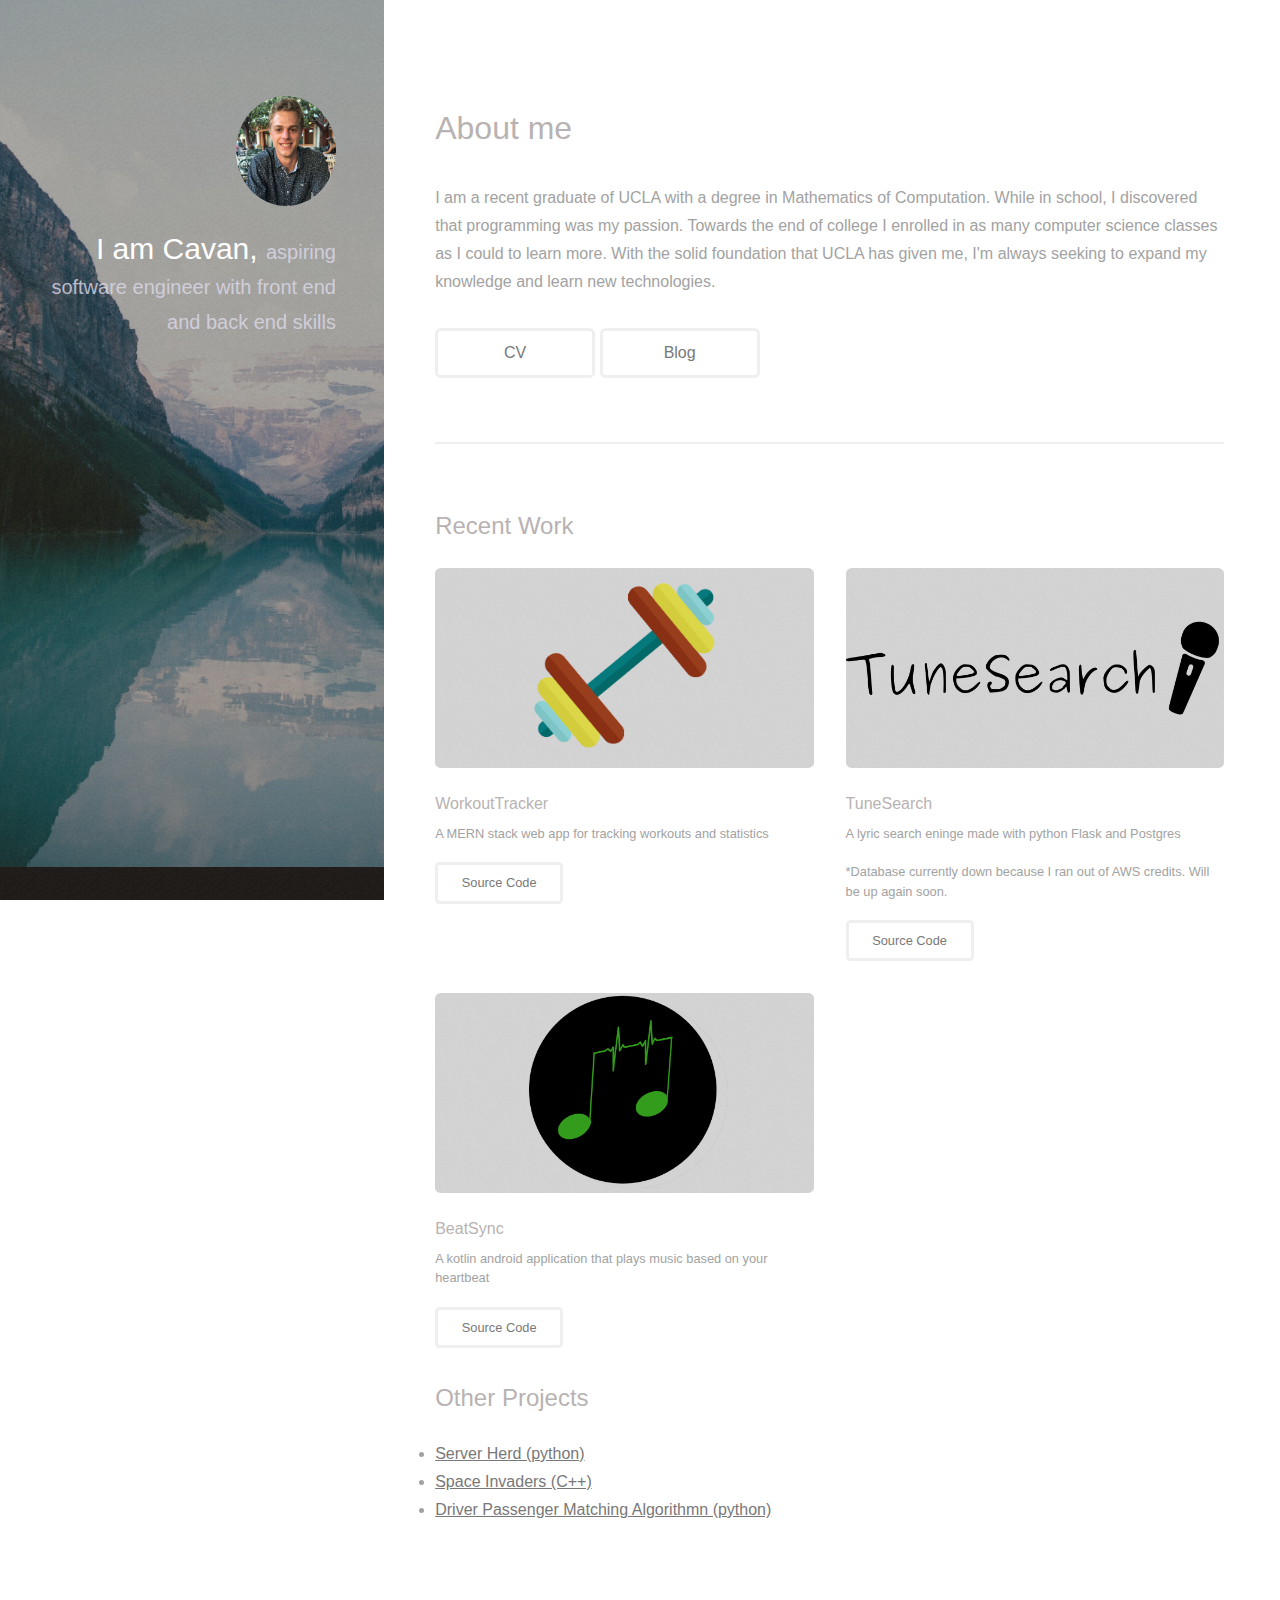
<file: index.html>
<!DOCTYPE HTML>
<html>
	<head>
		<title>Cavan's Portfolio</title>
		<meta charset="utf-8" />
		<meta name="viewport" content="width=device-width, initial-scale=1, user-scalable=no" />
		<link rel="stylesheet" href="assets/css/main.css" />
	</head>
	<body class="is-preload">

		<!-- Header -->
			<header id="header">
				<div class="inner">
					<a href="#" class="image avatar"><img src="images/profile.jpg" alt="" /></a>
					<h1><strong>I am Cavan, </strong> <br/>
					aspiring software engineer <br/>
					with front end and back end skills</h1>
				</div>
			</header>

		<!-- Main -->
			<div id="main">

				<!-- One -->
					<section id="one">
						<header class="major">
							<h2>About me</h2>
						</header>
						<p>I am a recent graduate of UCLA with a degree in Mathematics of Computation. 
							While in school, I discovered that programming was my passion. 
							Towards the end of college I enrolled in as many computer science classes as I could to learn more. 
							With the solid foundation that UCLA has given me, I'm always seeking to expand my knowledge and learn new technologies.</p>

						<a href="images/CavanStewartResume.pdf" class="button">CV</a>
						<a href="/blog.html" class="button">Blog</a>

						
					</section>

				<!-- Two -->
					<section id="two">
						<h2>Recent Work</h2>
						<div class="row">
							<article class="col-6 col-12-xsmall work-item">
								<a href="https://serene-mountain-29600.herokuapp.com/" target="_blank" class="image fit thumb"><img src="images/thumbs/01.png" alt="" /></a>
								<h3>WorkoutTracker</h3>
								<p>A MERN stack web app for tracking workouts and statistics</br></br>
									<a class="button" href="https://github.com/cavanstewart/WorkoutTracker" target="_blank">Source Code</a>
								</p>
							</article>
							<article class="col-6 col-12-xsmall work-item">
									<a href="https://mysterious-citadel-31098.herokuapp.com/" target="_blank" class="image fit thumb"><img src="images/thumbs/02.png" alt="" /></a>
								<h3>TuneSearch</h3>
								<p>A lyric search eninge made with python Flask and Postgres</br></br>
									*Database currently down because I ran out of AWS credits. Will be up again soon.</br></br>
										<a class="button" href="https://github.com/cavanstewart/TuneSearch" target="_blank">Source Code</a>
								</p>
							</article>
							<article class="col-6 col-12-xsmall work-item">
								<a class="image fit thumb"><img target="_blank" src="images/thumbs/03.png" alt="" /></a>
								<h3>BeatSync</h3>
								<p>A kotlin android application that plays music based on your heartbeat</br></br>
										<a class="button" href="https://github.com/cavanstewart/BeatSync" target="_blank">Source Code</a>
								</p>
							</article>
						</div>
						<h2>Other Projects</h2>
						<li><a class="link" href="https://github.com/cavanstewart/ServerHerd">Server Herd (python)</a></li>
						<li><a class="link" href="https://github.com/cavanstewart/SpaceInvaders">Space Invaders (C++)</a></li>
						<li><a class="link" href="https://github.com/ashleyshine/math-182-final-project/blob/master/GroupH_Gale_Shapley.ipynb">Driver Passenger Matching Algorithmn (python)</a></li>
						</br>
					</section>
			</div>



		<!-- Footer -->
			<footer id="footer">
				<div class="inner">
					<ul class="icons">
						<li><a href="#" class="icon brands fa-twitter"><span class="label">Twitter</span></a></li>
						<li><a href="#" class="icon brands fa-github"><span class="label">Github</span></a></li>
						<li><a href="#" class="icon brands fa-dribbble"><span class="label">Dribbble</span></a></li>
						<li><a href="#" class="icon solid fa-envelope"><span class="label">Email</span></a></li>
					</ul>
					<ul class="copyright">
						<li>Cavan Stewart</li><li>Design: <a href="http://html5up.net">HTML5 UP</a></li>
					</ul>
				</div>
			</footer>			

	</body>
</html>
</file>
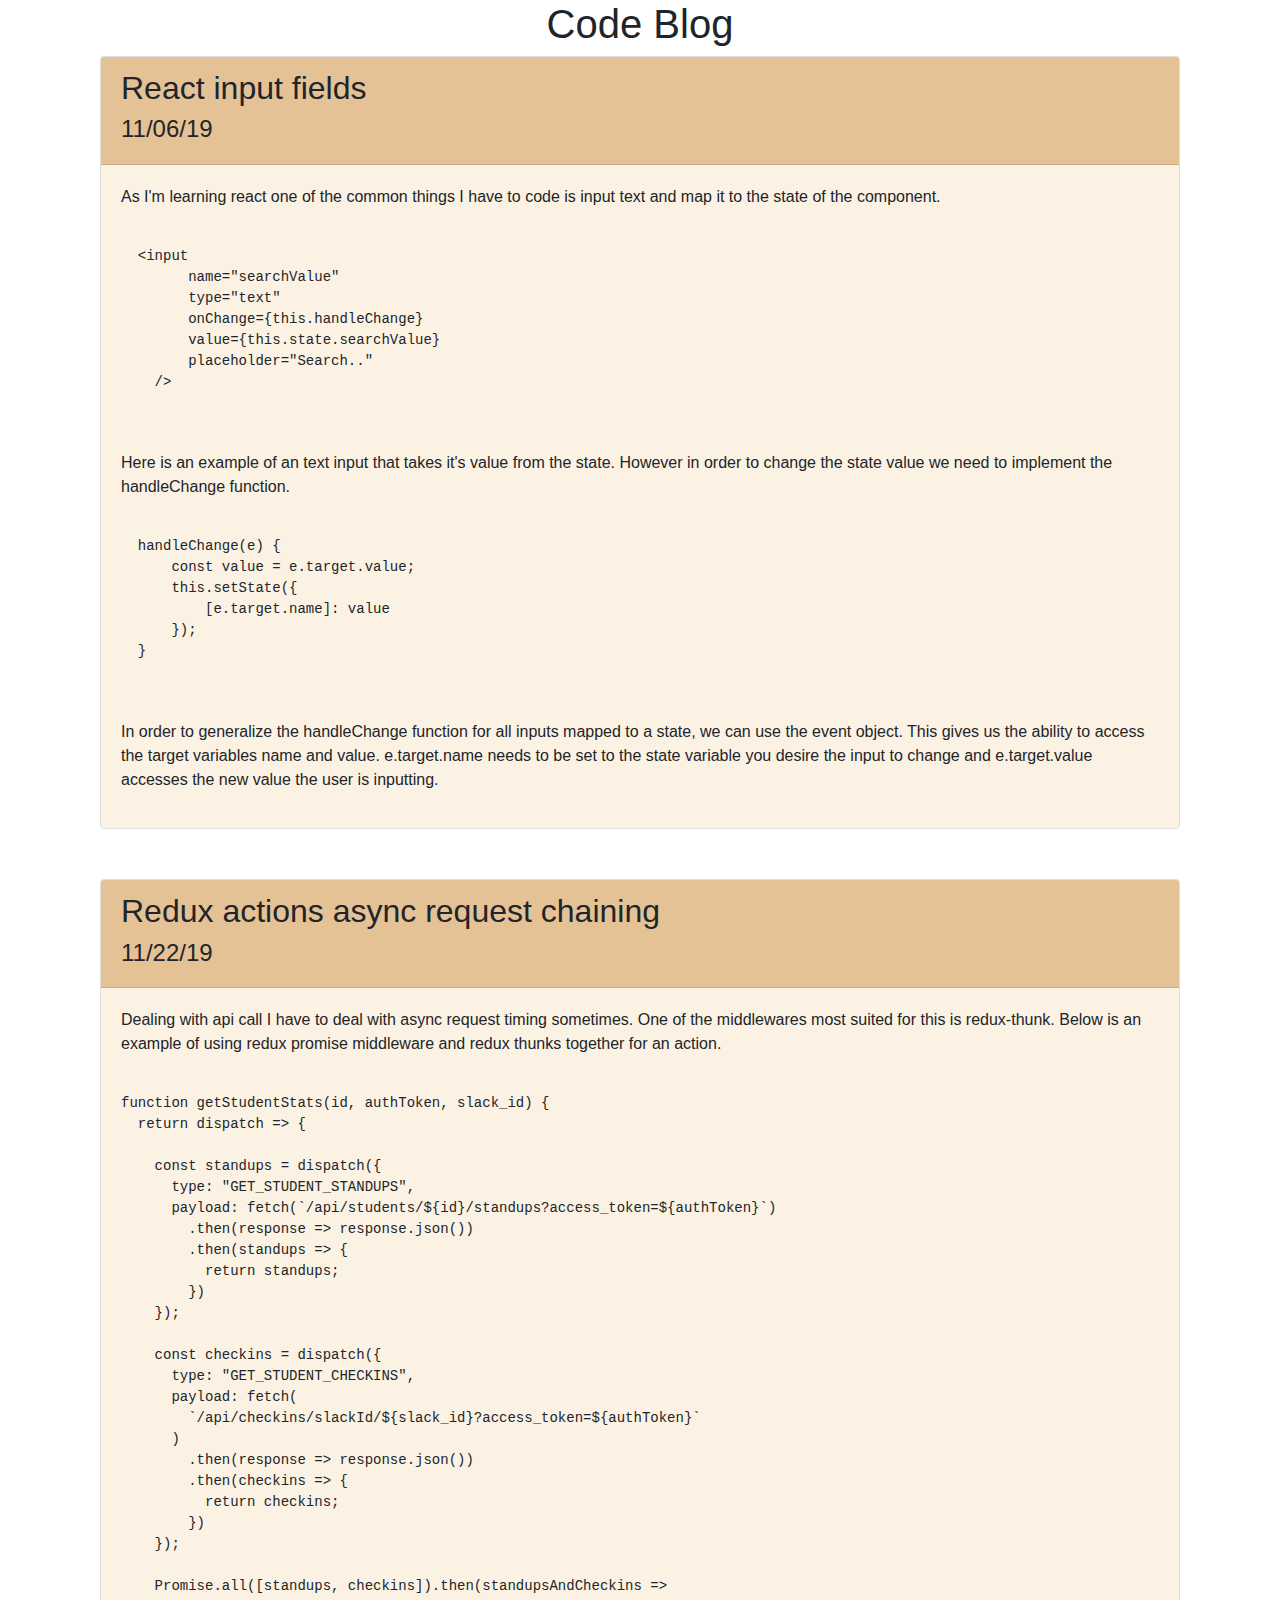
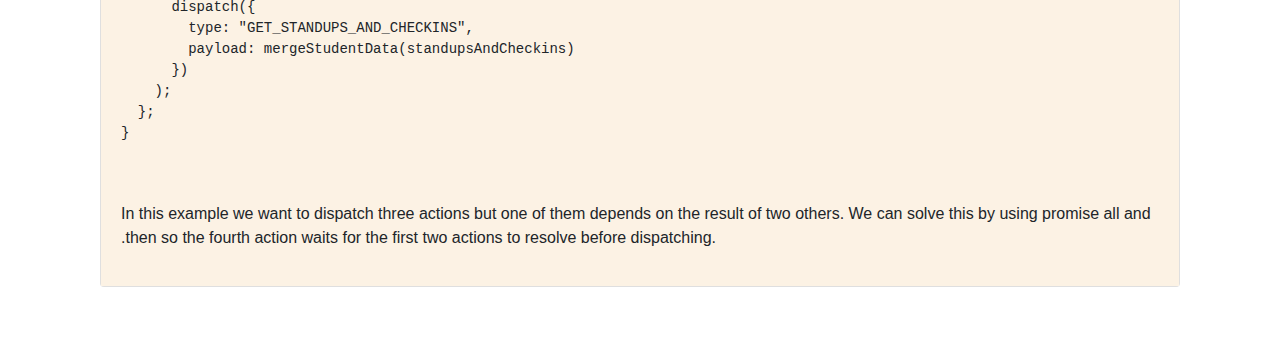
<file: blog.html>
<!DOCTYPE html>
<html lang="en">
  <head>
    <meta charset="UTF-8" />
    <meta name="viewport" content="width=device-width, initial-scale=1.0" />
    <meta http-equiv="X-UA-Compatible" content="ie=edge" />
    <link
      rel="stylesheet"
      href="https://stackpath.bootstrapcdn.com/bootstrap/4.3.1/css/bootstrap.min.css"
    />
    <title>Cavan's Blog</title>
  </head>
  <style>
    h1 {
      text-align: center;
    }
    .card {
      margin: 0px 100px 50px 100px;
    }

    .card-header {
      background-color: rgb(228, 194, 150);
    }

    .card-body {
      background-color: rgb(252, 242, 228);
    }
  </style>
  <body>
    <h1>Code Blog</h1>

    <div class="card">
      <div class="card-header">
        <h2>React input fields</h2>
        <h4>11/06/19</h4>
      </div>
      <div class="card-body">
        <p>
          As I'm learning react one of the common things I have to code is input
          text and map it to the state of the component.
        </p>
        <pre>
          <code>
  &ltinput
        name="searchValue"
        type="text"
        onChange={this.handleChange}
        value={this.state.searchValue}
        placeholder="Search.."
    /&gt
          </code>
      </pre>
        <p>
          Here is an example of an text input that takes it's value from the
          state. However in order to change the state value we need to implement
          the handleChange function.
        </p>
        <pre>
          <code>
  handleChange(e) {
      const value = e.target.value;
      this.setState({
          [e.target.name]: value
      });
  }
          </code>
      </pre>
        <p>
          In order to generalize the handleChange function for all inputs mapped
          to a state, we can use the event object. This gives us the ability to
          access the target variables name and value. e.target.name needs to be
          set to the state variable you desire the input to change and
          e.target.value accesses the new value the user is inputting.
        </p>
      </div>
    </div>
    <div class="card">
      <div class="card-header">
        <h2>Redux actions async request chaining</h2>
        <h4>11/22/19</h4>
      </div>
      <div class="card-body">
        <p>
          Dealing with api call I have to deal with async request timing
          sometimes. One of the middlewares most suited for this is redux-thunk.
          Below is an example of using redux promise middleware and redux thunks
          together for an action.
        </p>
        <pre>
            <code>
function getStudentStats(id, authToken, slack_id) {
  return dispatch => {
    
    const standups = dispatch({
      type: "GET_STUDENT_STANDUPS",
      payload: fetch(`/api/students/${id}/standups?access_token=${authToken}`)
        .then(response => response.json())
        .then(standups => {
          return standups;
        })
    });

    const checkins = dispatch({
      type: "GET_STUDENT_CHECKINS",
      payload: fetch(
        `/api/checkins/slackId/${slack_id}?access_token=${authToken}`
      )
        .then(response => response.json())
        .then(checkins => {
          return checkins;
        })
    });

    Promise.all([standups, checkins]).then(standupsAndCheckins =>
      dispatch({
        type: "GET_STANDUPS_AND_CHECKINS",
        payload: mergeStudentData(standupsAndCheckins)
      })
    );
  };
}
      </code>
      </pre>
        <p>
          In this example we want to dispatch three actions but one of them
          depends on the result of two others. We can solve this by using
          promise all and .then so the fourth action waits for the first two
          actions to resolve before dispatching.
        </p>
      </div>
    </div>
  </body>
</html>
</file>
<file: assets/css/main.css>
/* Basic */

	html {
		box-sizing: border-box;
	}

	*, *:before, *:after {
		box-sizing: inherit;
	}

	body {
		background: #fff;
	}

		body.is-preload *, body.is-preload *:before, body.is-preload *:after {
			-moz-animation: none !important;
			-webkit-animation: none !important;
			-ms-animation: none !important;
			animation: none !important;
			-moz-transition: none !important;
			-webkit-transition: none !important;
			-ms-transition: none !important;
			transition: none !important;
		}

	body, input, select, textarea {
		color: #a2a2a2;
		font-family: "Source Sans Pro", Helvetica, sans-serif;
		font-size: 16pt;
		font-weight: 400;
		line-height: 1.75em;
	}

	strong, b {
		color: #787878;
		font-weight: 400;
	}

	em, i {
		font-style: italic;
	}

	p {
		margin: 0 0 2em 0;
	}

	h1, h2, h3, h4, h5, h6 {
		color: #b8b2b2;
		font-weight: 400;
		line-height: 1em;
		margin: 0 0 1em 0;
	}

		h1 a, h2 a, h3 a, h4 a, h5 a, h6 a {
			color: inherit;
			text-decoration: none;
		}

	h1 {
		font-size: 2em;
		line-height: 1.5em;
	}

	h2 {
		font-size: 1.5em;
		line-height: 1.5em;
	}

	h3 {
		font-size: 1.25em;
		line-height: 1.5em;
	}

	h4 {
		font-size: 1.1em;
		line-height: 1.5em;
	}

	h5 {
		font-size: 0.9em;
		line-height: 1.5em;
	}

	h6 {
		font-size: 0.7em;
		line-height: 1.5em;
	}

	sub {
		font-size: 0.8em;
		position: relative;
		top: 0.5em;
	}

	sup {
		font-size: 0.8em;
		position: relative;
		top: -0.5em;
	}

	hr {
		border: 0;
		border-bottom: solid 2px #efefef;
		margin: 2em 0;
	}

		hr.major {
			margin: 3em 0;
		}

	blockquote {
		border-left: solid 6px #efefef;
		font-style: italic;
		margin: 0 0 2em 0;
		padding: 0.5em 0 0.5em 1.5em;
	}

	code {
		background: #f7f7f7;
		border-radius: 0.35em;
		border: solid 2px #efefef;
		font-family: "Courier New", monospace;
		font-size: 0.9em;
		margin: 0 0.25em;
		padding: 0.25em 0.65em;
	}

	pre {
		-webkit-overflow-scrolling: touch;
		font-family: "Courier New", monospace;
		font-size: 0.9em;
		margin: 0 0 2em 0;
	}

		pre code {
			display: block;
			line-height: 1.75em;
			padding: 1em 1.5em;
			overflow-x: auto;
		}

	.align-left {
		text-align: left;
	}

	.align-center {
		text-align: center;
	}

	.align-right {
		text-align: right;
	}

/* Container */

	.container {
		margin: 0 auto;
		max-width: calc(100% - 4em);
		width: 100%;
	}

		.container.xsmall {
			width: 25%;
		}

		.container.small {
			width: 50%;
		}

		.container.medium {
			width: 75%;
		}

		.container.large {
			width: 125%;
		}

		.container.xlarge {
			width: 150%;
		}

		.container.max {
			width: 100%;
		}

		@media screen and (max-width: 980px) {

			.container {
				width: 100% !important;
				max-width: 100% !important;
			}

		}

		@media screen and (max-width: 480px) {

			.container {
				max-width: calc(100% - 3em);
			}

		}

/* Row */

	.row {
		display: flex;
		flex-wrap: wrap;
		box-sizing: content-box;
		align-items: center;
	}

		.row > * {
			box-sizing: border-box;
		}

		.row.gtr-uniform > * > :last-child {
			margin-bottom: 0;
		}

		.row.aln-left {
			justify-content: flex-start;
		}

		.row.aln-center {
			justify-content: center;
		}

		.row.aln-right {
			justify-content: flex-end;
		}

		.row.aln-top {
			align-items: flex-start;
		}

		.row.aln-middle {
			align-items: center;
		}

		.row.aln-bottom {
			align-items: flex-end;
		}

		.row > .imp {
			order: -1;
		}

		.row > .col-1 {
			width: 8.33333%;
		}

		.row > .off-1 {
			margin-left: 8.33333%;
		}

		.row > .col-2 {
			width: 16.66667%;
		}

		.row > .off-2 {
			margin-left: 16.66667%;
		}

		.row > .col-3 {
			width: 25%;
		}

		.row > .off-3 {
			margin-left: 25%;
		}

		.row > .col-4 {
			width: 33.33333%;
		}

		.row > .off-4 {
			margin-left: 33.33333%;
		}

		.row > .col-5 {
			width: 41.66667%;
		}

		.row > .off-5 {
			margin-left: 41.66667%;
		}

		.row > .col-6 {
			width: 50%;
		}

		.row > .off-6 {
			margin-left: 50%;
		}

		.row > .col-7 {
			width: 58.33333%;
		}

		.row > .off-7 {
			margin-left: 58.33333%;
		}

		.row > .col-8 {
			width: 66.66667%;
		}

		.row > .off-8 {
			margin-left: 66.66667%;
		}

		.row > .col-9 {
			width: 75%;
		}

		.row > .off-9 {
			margin-left: 75%;
		}

		.row > .col-10 {
			width: 83.33333%;
		}

		.row > .off-10 {
			margin-left: 83.33333%;
		}

		.row > .col-11 {
			width: 91.66667%;
		}

		.row > .off-11 {
			margin-left: 91.66667%;
		}

		.row > .col-12 {
			width: 100%;
		}

		.row > .off-12 {
			margin-left: 100%;
		}

		.row.gtr-0 {
			margin-top: 0;
			margin-left: 0em;
		}

			.row.gtr-0 > * {
				padding: 0 0 0 0em;
			}

			.row.gtr-0.gtr-uniform {
				margin-top: 0em;
			}

				.row.gtr-0.gtr-uniform > * {
					padding-top: 0em;
				}

		.row.gtr-25 {
			margin-top: 0;
			margin-left: -0.625em;
		}

			.row.gtr-25 > * {
				padding: 0 0 0 0.625em;
			}

			.row.gtr-25.gtr-uniform {
				margin-top: -0.625em;
			}

				.row.gtr-25.gtr-uniform > * {
					padding-top: 0.625em;
				}

		.row.gtr-50 {
			margin-top: 0;
			margin-left: -1.25em;
		}

			.row.gtr-50 > * {
				padding: 0 0 0 1.25em;
			}

			.row.gtr-50.gtr-uniform {
				margin-top: -1.25em;
			}

				.row.gtr-50.gtr-uniform > * {
					padding-top: 1.25em;
				}

		.row {
			margin-top: 0;
			margin-left: -2.5em;
		}

			.row > * {
				padding: 0 0 0 2.5em;
			}

			.row.gtr-uniform {
				margin-top: -2.5em;
			}

				.row.gtr-uniform > * {
					padding-top: 2.5em;
				}

		.row.gtr-150 {
			margin-top: 0;
			margin-left: -3.75em;
		}

			.row.gtr-150 > * {
				padding: 0 0 0 3.75em;
			}

			.row.gtr-150.gtr-uniform {
				margin-top: -3.75em;
			}

				.row.gtr-150.gtr-uniform > * {
					padding-top: 3.75em;
				}

		.row.gtr-200 {
			margin-top: 0;
			margin-left: -5em;
		}

			.row.gtr-200 > * {
				padding: 0 0 0 5em;
			}

			.row.gtr-200.gtr-uniform {
				margin-top: -5em;
			}

				.row.gtr-200.gtr-uniform > * {
					padding-top: 5em;
				}

		@media screen and (max-width: 1800px) {

			.row {
				display: flex;
				flex-wrap: wrap;
				box-sizing: border-box;
				align-items: stretch;
			}

				.row > * {
					box-sizing: border-box;
				}

				.row.gtr-uniform > * > :last-child {
					margin-bottom: 0;
				}

				.row.aln-left {
					justify-content: flex-start;
				}

				.row.aln-center {
					justify-content: center;
				}

				.row.aln-right {
					justify-content: flex-end;
				}

				.row.aln-top {
					align-items: flex-start;
				}

				.row.aln-middle {
					align-items: center;
				}

				.row.aln-bottom {
					align-items: flex-end;
				}

				.row > .imp-xlarge {
					order: -1;
				}

				.row > .col-1-xlarge {
					width: 8.33333%;
				}

				.row > .off-1-xlarge {
					margin-left: 8.33333%;
				}

				.row > .col-2-xlarge {
					width: 16.66667%;
				}

				.row > .off-2-xlarge {
					margin-left: 16.66667%;
				}

				.row > .col-3-xlarge {
					width: 25%;
				}

				.row > .off-3-xlarge {
					margin-left: 25%;
				}

				.row > .col-4-xlarge {
					width: 33.33333%;
				}

				.row > .off-4-xlarge {
					margin-left: 33.33333%;
				}

				.row > .col-5-xlarge {
					width: 41.66667%;
				}

				.row > .off-5-xlarge {
					margin-left: 41.66667%;
				}

				.row > .col-6-xlarge {
					width: 50%;
				}

				.row > .off-6-xlarge {
					margin-left: 50%;
				}

				.row > .col-7-xlarge {
					width: 58.33333%;
				}

				.row > .off-7-xlarge {
					margin-left: 58.33333%;
				}

				.row > .col-8-xlarge {
					width: 66.66667%;
				}

				.row > .off-8-xlarge {
					margin-left: 66.66667%;
				}

				.row > .col-9-xlarge {
					width: 75%;
				}

				.row > .off-9-xlarge {
					margin-left: 75%;
				}

				.row > .col-10-xlarge {
					width: 83.33333%;
				}

				.row > .off-10-xlarge {
					margin-left: 83.33333%;
				}

				.row > .col-11-xlarge {
					width: 91.66667%;
				}

				.row > .off-11-xlarge {
					margin-left: 91.66667%;
				}

				.row > .col-12-xlarge {
					width: 100%;
				}

				.row > .off-12-xlarge {
					margin-left: 100%;
				}

				.row.gtr-0 {
					margin-top: 0;
					margin-left: 0em;
				}

					.row.gtr-0 > * {
						padding: 0 0 0 0em;
					}

					.row.gtr-0.gtr-uniform {
						margin-top: 0em;
					}

						.row.gtr-0.gtr-uniform > * {
							padding-top: 0em;
						}

				.row.gtr-25 {
					margin-top: 0;
					margin-left: -0.625em;
				}

					.row.gtr-25 > * {
						padding: 0 0 0 0.625em;
					}

					.row.gtr-25.gtr-uniform {
						margin-top: -0.625em;
					}

						.row.gtr-25.gtr-uniform > * {
							padding-top: 0.625em;
						}

				.row.gtr-50 {
					margin-top: 0;
					margin-left: -1.25em;
				}

					.row.gtr-50 > * {
						padding: 0 0 0 1.25em;
					}

					.row.gtr-50.gtr-uniform {
						margin-top: -1.25em;
					}

						.row.gtr-50.gtr-uniform > * {
							padding-top: 1.25em;
						}

				.row {
					margin-top: 0;
					margin-left: -2.5em;
				}

					.row > * {
						padding: 0 0 0 2.5em;
					}

					.row.gtr-uniform {
						margin-top: -2.5em;
					}

						.row.gtr-uniform > * {
							padding-top: 2.5em;
						}

				.row.gtr-150 {
					margin-top: 0;
					margin-left: -3.75em;
				}

					.row.gtr-150 > * {
						padding: 0 0 0 3.75em;
					}

					.row.gtr-150.gtr-uniform {
						margin-top: -3.75em;
					}

						.row.gtr-150.gtr-uniform > * {
							padding-top: 3.75em;
						}

				.row.gtr-200 {
					margin-top: 0;
					margin-left: -5em;
				}

					.row.gtr-200 > * {
						padding: 0 0 0 5em;
					}

					.row.gtr-200.gtr-uniform {
						margin-top: -5em;
					}

						.row.gtr-200.gtr-uniform > * {
							padding-top: 5em;
						}

		}

		@media screen and (max-width: 1280px) {

			.row {
				display: flex;
				flex-wrap: wrap;
				box-sizing: border-box;
				align-items: stretch;
			}

				.row > * {
					box-sizing: border-box;
				}

				.row.gtr-uniform > * > :last-child {
					margin-bottom: 0;
				}

				.row.aln-left {
					justify-content: flex-start;
				}

				.row.aln-center {
					justify-content: center;
				}

				.row.aln-right {
					justify-content: flex-end;
				}

				.row.aln-top {
					align-items: flex-start;
				}

				.row.aln-middle {
					align-items: center;
				}

				.row.aln-bottom {
					align-items: flex-end;
				}

				.row > .imp-large {
					order: -1;
				}

				.row > .col-1-large {
					width: 8.33333%;
				}

				.row > .off-1-large {
					margin-left: 8.33333%;
				}

				.row > .col-2-large {
					width: 16.66667%;
				}

				.row > .off-2-large {
					margin-left: 16.66667%;
				}

				.row > .col-3-large {
					width: 25%;
				}

				.row > .off-3-large {
					margin-left: 25%;
				}

				.row > .col-4-large {
					width: 33.33333%;
				}

				.row > .off-4-large {
					margin-left: 33.33333%;
				}

				.row > .col-5-large {
					width: 41.66667%;
				}

				.row > .off-5-large {
					margin-left: 41.66667%;
				}

				.row > .col-6-large {
					width: 50%;
				}

				.row > .off-6-large {
					margin-left: 50%;
				}

				.row > .col-7-large {
					width: 58.33333%;
				}

				.row > .off-7-large {
					margin-left: 58.33333%;
				}

				.row > .col-8-large {
					width: 66.66667%;
				}

				.row > .off-8-large {
					margin-left: 66.66667%;
				}

				.row > .col-9-large {
					width: 75%;
				}

				.row > .off-9-large {
					margin-left: 75%;
				}

				.row > .col-10-large {
					width: 83.33333%;
				}

				.row > .off-10-large {
					margin-left: 83.33333%;
				}

				.row > .col-11-large {
					width: 91.66667%;
				}

				.row > .off-11-large {
					margin-left: 91.66667%;
				}

				.row > .col-12-large {
					width: 100%;
				}

				.row > .off-12-large {
					margin-left: 100%;
				}

				.row.gtr-0 {
					margin-top: 0;
					margin-left: 0em;
				}

					.row.gtr-0 > * {
						padding: 0 0 0 0em;
					}

					.row.gtr-0.gtr-uniform {
						margin-top: 0em;
					}

						.row.gtr-0.gtr-uniform > * {
							padding-top: 0em;
						}

				.row.gtr-25 {
					margin-top: 0;
					margin-left: -0.5em;
				}

					.row.gtr-25 > * {
						padding: 0 0 0 0.5em;
					}

					.row.gtr-25.gtr-uniform {
						margin-top: -0.5em;
					}

						.row.gtr-25.gtr-uniform > * {
							padding-top: 0.5em;
						}

				.row.gtr-50 {
					margin-top: 0;
					margin-left: -1em;
				}

					.row.gtr-50 > * {
						padding: 0 0 0 1em;
					}

					.row.gtr-50.gtr-uniform {
						margin-top: -1em;
					}

						.row.gtr-50.gtr-uniform > * {
							padding-top: 1em;
						}

				.row {
					margin-top: 0;
					margin-left: -2em;
				}

					.row > * {
						padding: 0 0 0 2em;
					}

					.row.gtr-uniform {
						margin-top: -2em;
					}

						.row.gtr-uniform > * {
							padding-top: 2em;
						}

				.row.gtr-150 {
					margin-top: 0;
					margin-left: -3em;
				}

					.row.gtr-150 > * {
						padding: 0 0 0 3em;
					}

					.row.gtr-150.gtr-uniform {
						margin-top: -3em;
					}

						.row.gtr-150.gtr-uniform > * {
							padding-top: 3em;
						}

				.row.gtr-200 {
					margin-top: 0;
					margin-left: -4em;
				}

					.row.gtr-200 > * {
						padding: 0 0 0 4em;
					}

					.row.gtr-200.gtr-uniform {
						margin-top: -4em;
					}

						.row.gtr-200.gtr-uniform > * {
							padding-top: 4em;
						}

		}

		@media screen and (max-width: 980px) {

			.row {
				display: flex;
				flex-wrap: wrap;
				box-sizing: border-box;
				align-items: stretch;
			}

				.row > * {
					box-sizing: border-box;
				}

				.row.gtr-uniform > * > :last-child {
					margin-bottom: 0;
				}

				.row.aln-left {
					justify-content: flex-start;
				}

				.row.aln-center {
					justify-content: center;
				}

				.row.aln-right {
					justify-content: flex-end;
				}

				.row.aln-top {
					align-items: flex-start;
				}

				.row.aln-middle {
					align-items: center;
				}

				.row.aln-bottom {
					align-items: flex-end;
				}

				.row > .imp-medium {
					order: -1;
				}

				.row > .col-1-medium {
					width: 8.33333%;
				}

				.row > .off-1-medium {
					margin-left: 8.33333%;
				}

				.row > .col-2-medium {
					width: 16.66667%;
				}

				.row > .off-2-medium {
					margin-left: 16.66667%;
				}

				.row > .col-3-medium {
					width: 25%;
				}

				.row > .off-3-medium {
					margin-left: 25%;
				}

				.row > .col-4-medium {
					width: 33.33333%;
				}

				.row > .off-4-medium {
					margin-left: 33.33333%;
				}

				.row > .col-5-medium {
					width: 41.66667%;
				}

				.row > .off-5-medium {
					margin-left: 41.66667%;
				}

				.row > .col-6-medium {
					width: 50%;
				}

				.row > .off-6-medium {
					margin-left: 50%;
				}

				.row > .col-7-medium {
					width: 58.33333%;
				}

				.row > .off-7-medium {
					margin-left: 58.33333%;
				}

				.row > .col-8-medium {
					width: 66.66667%;
				}

				.row > .off-8-medium {
					margin-left: 66.66667%;
				}

				.row > .col-9-medium {
					width: 75%;
				}

				.row > .off-9-medium {
					margin-left: 75%;
				}

				.row > .col-10-medium {
					width: 83.33333%;
				}

				.row > .off-10-medium {
					margin-left: 83.33333%;
				}

				.row > .col-11-medium {
					width: 91.66667%;
				}

				.row > .off-11-medium {
					margin-left: 91.66667%;
				}

				.row > .col-12-medium {
					width: 100%;
				}

				.row > .off-12-medium {
					margin-left: 100%;
				}

				.row.gtr-0 {
					margin-top: 0;
					margin-left: 0em;
				}

					.row.gtr-0 > * {
						padding: 0 0 0 0em;
					}

					.row.gtr-0.gtr-uniform {
						margin-top: 0em;
					}

						.row.gtr-0.gtr-uniform > * {
							padding-top: 0em;
						}

				.row.gtr-25 {
					margin-top: 0;
					margin-left: -0.5em;
				}

					.row.gtr-25 > * {
						padding: 0 0 0 0.5em;
					}

					.row.gtr-25.gtr-uniform {
						margin-top: -0.5em;
					}

						.row.gtr-25.gtr-uniform > * {
							padding-top: 0.5em;
						}

				.row.gtr-50 {
					margin-top: 0;
					margin-left: -1em;
				}

					.row.gtr-50 > * {
						padding: 0 0 0 1em;
					}

					.row.gtr-50.gtr-uniform {
						margin-top: -1em;
					}

						.row.gtr-50.gtr-uniform > * {
							padding-top: 1em;
						}

				.row {
					margin-top: 0;
					margin-left: -2em;
				}

					.row > * {
						padding: 0 0 0 2em;
					}

					.row.gtr-uniform {
						margin-top: -2em;
					}

						.row.gtr-uniform > * {
							padding-top: 2em;
						}

				.row.gtr-150 {
					margin-top: 0;
					margin-left: -3em;
				}

					.row.gtr-150 > * {
						padding: 0 0 0 3em;
					}

					.row.gtr-150.gtr-uniform {
						margin-top: -3em;
					}

						.row.gtr-150.gtr-uniform > * {
							padding-top: 3em;
						}

				.row.gtr-200 {
					margin-top: 0;
					margin-left: -4em;
				}

					.row.gtr-200 > * {
						padding: 0 0 0 4em;
					}

					.row.gtr-200.gtr-uniform {
						margin-top: -4em;
					}

						.row.gtr-200.gtr-uniform > * {
							padding-top: 4em;
						}

		}

		@media screen and (max-width: 736px) {

			.row {
				display: flex;
				flex-wrap: wrap;
				box-sizing: border-box;
				align-items: stretch;
			}

				.row > * {
					box-sizing: border-box;
				}

				.row.gtr-uniform > * > :last-child {
					margin-bottom: 0;
				}

				.row.aln-left {
					justify-content: flex-start;
				}

				.row.aln-center {
					justify-content: center;
				}

				.row.aln-right {
					justify-content: flex-end;
				}

				.row.aln-top {
					align-items: flex-start;
				}

				.row.aln-middle {
					align-items: center;
				}

				.row.aln-bottom {
					align-items: flex-end;
				}

				.row > .imp-small {
					order: -1;
				}

				.row > .col-1-small {
					width: 8.33333%;
				}

				.row > .off-1-small {
					margin-left: 8.33333%;
				}

				.row > .col-2-small {
					width: 16.66667%;
				}

				.row > .off-2-small {
					margin-left: 16.66667%;
				}

				.row > .col-3-small {
					width: 25%;
				}

				.row > .off-3-small {
					margin-left: 25%;
				}

				.row > .col-4-small {
					width: 33.33333%;
				}

				.row > .off-4-small {
					margin-left: 33.33333%;
				}

				.row > .col-5-small {
					width: 41.66667%;
				}

				.row > .off-5-small {
					margin-left: 41.66667%;
				}

				.row > .col-6-small {
					width: 50%;
				}

				.row > .off-6-small {
					margin-left: 50%;
				}

				.row > .col-7-small {
					width: 58.33333%;
				}

				.row > .off-7-small {
					margin-left: 58.33333%;
				}

				.row > .col-8-small {
					width: 66.66667%;
				}

				.row > .off-8-small {
					margin-left: 66.66667%;
				}

				.row > .col-9-small {
					width: 75%;
				}

				.row > .off-9-small {
					margin-left: 75%;
				}

				.row > .col-10-small {
					width: 83.33333%;
				}

				.row > .off-10-small {
					margin-left: 83.33333%;
				}

				.row > .col-11-small {
					width: 91.66667%;
				}

				.row > .off-11-small {
					margin-left: 91.66667%;
				}

				.row > .col-12-small {
					width: 100%;
				}

				.row > .off-12-small {
					margin-left: 100%;
				}

				.row.gtr-0 {
					margin-top: 0;
					margin-left: 0em;
				}

					.row.gtr-0 > * {
						padding: 0 0 0 0em;
					}

					.row.gtr-0.gtr-uniform {
						margin-top: 0em;
					}

						.row.gtr-0.gtr-uniform > * {
							padding-top: 0em;
						}

				.row.gtr-25 {
					margin-top: 0;
					margin-left: -0.375em;
				}

					.row.gtr-25 > * {
						padding: 0 0 0 0.375em;
					}

					.row.gtr-25.gtr-uniform {
						margin-top: -0.375em;
					}

						.row.gtr-25.gtr-uniform > * {
							padding-top: 0.375em;
						}

				.row.gtr-50 {
					margin-top: 0;
					margin-left: -0.75em;
				}

					.row.gtr-50 > * {
						padding: 0 0 0 0.75em;
					}

					.row.gtr-50.gtr-uniform {
						margin-top: -0.75em;
					}

						.row.gtr-50.gtr-uniform > * {
							padding-top: 0.75em;
						}

				.row {
					margin-top: 0;
					margin-left: -1.5em;
				}

					.row > * {
						padding: 0 0 0 1.5em;
					}

					.row.gtr-uniform {
						margin-top: -1.5em;
					}

						.row.gtr-uniform > * {
							padding-top: 1.5em;
						}

				.row.gtr-150 {
					margin-top: 0;
					margin-left: -2.25em;
				}

					.row.gtr-150 > * {
						padding: 0 0 0 2.25em;
					}

					.row.gtr-150.gtr-uniform {
						margin-top: -2.25em;
					}

						.row.gtr-150.gtr-uniform > * {
							padding-top: 2.25em;
						}

				.row.gtr-200 {
					margin-top: 0;
					margin-left: -3em;
				}

					.row.gtr-200 > * {
						padding: 0 0 0 3em;
					}

					.row.gtr-200.gtr-uniform {
						margin-top: -3em;
					}

						.row.gtr-200.gtr-uniform > * {
							padding-top: 3em;
						}

		}

		@media screen and (max-width: 480px) {

			.row {
				display: flex;
				flex-wrap: wrap;
				box-sizing: border-box;
				align-items: stretch;
			}

				.row > * {
					box-sizing: border-box;
				}

				.row.gtr-uniform > * > :last-child {
					margin-bottom: 0;
				}

				.row.aln-left {
					justify-content: flex-start;
				}

				.row.aln-center {
					justify-content: center;
				}

				.row.aln-right {
					justify-content: flex-end;
				}

				.row.aln-top {
					align-items: flex-start;
				}

				.row.aln-middle {
					align-items: center;
				}

				.row.aln-bottom {
					align-items: flex-end;
				}

				.row > .imp-xsmall {
					order: -1;
				}

				.row > .col-1-xsmall {
					width: 8.33333%;
				}

				.row > .off-1-xsmall {
					margin-left: 8.33333%;
				}

				.row > .col-2-xsmall {
					width: 16.66667%;
				}

				.row > .off-2-xsmall {
					margin-left: 16.66667%;
				}

				.row > .col-3-xsmall {
					width: 25%;
				}

				.row > .off-3-xsmall {
					margin-left: 25%;
				}

				.row > .col-4-xsmall {
					width: 33.33333%;
				}

				.row > .off-4-xsmall {
					margin-left: 33.33333%;
				}

				.row > .col-5-xsmall {
					width: 41.66667%;
				}

				.row > .off-5-xsmall {
					margin-left: 41.66667%;
				}

				.row > .col-6-xsmall {
					width: 50%;
				}

				.row > .off-6-xsmall {
					margin-left: 50%;
				}

				.row > .col-7-xsmall {
					width: 58.33333%;
				}

				.row > .off-7-xsmall {
					margin-left: 58.33333%;
				}

				.row > .col-8-xsmall {
					width: 66.66667%;
				}

				.row > .off-8-xsmall {
					margin-left: 66.66667%;
				}

				.row > .col-9-xsmall {
					width: 75%;
				}

				.row > .off-9-xsmall {
					margin-left: 75%;
				}

				.row > .col-10-xsmall {
					width: 83.33333%;
				}

				.row > .off-10-xsmall {
					margin-left: 83.33333%;
				}

				.row > .col-11-xsmall {
					width: 91.66667%;
				}

				.row > .off-11-xsmall {
					margin-left: 91.66667%;
				}

				.row > .col-12-xsmall {
					width: 100%;
				}

				.row > .off-12-xsmall {
					margin-left: 100%;
				}

				.row.gtr-0 {
					margin-top: 0;
					margin-left: 0em;
				}

					.row.gtr-0 > * {
						padding: 0 0 0 0em;
					}

					.row.gtr-0.gtr-uniform {
						margin-top: 0em;
					}

						.row.gtr-0.gtr-uniform > * {
							padding-top: 0em;
						}

				.row.gtr-25 {
					margin-top: 0;
					margin-left: -0.375em;
				}

					.row.gtr-25 > * {
						padding: 0 0 0 0.375em;
					}

					.row.gtr-25.gtr-uniform {
						margin-top: -0.375em;
					}

						.row.gtr-25.gtr-uniform > * {
							padding-top: 0.375em;
						}

				.row.gtr-50 {
					margin-top: 0;
					margin-left: -0.75em;
				}

					.row.gtr-50 > * {
						padding: 0 0 0 0.75em;
					}

					.row.gtr-50.gtr-uniform {
						margin-top: -0.75em;
					}

						.row.gtr-50.gtr-uniform > * {
							padding-top: 0.75em;
						}

				.row {
					margin-top: 0;
					margin-left: -1.5em;
				}

					.row > * {
						padding: 0 0 0 1.5em;
					}

					.row.gtr-uniform {
						margin-top: -1.5em;
					}

						.row.gtr-uniform > * {
							padding-top: 1.5em;
						}

				.row.gtr-150 {
					margin-top: 0;
					margin-left: -2.25em;
				}

					.row.gtr-150 > * {
						padding: 0 0 0 2.25em;
					}

					.row.gtr-150.gtr-uniform {
						margin-top: -2.25em;
					}

						.row.gtr-150.gtr-uniform > * {
							padding-top: 2.25em;
						}

				.row.gtr-200 {
					margin-top: 0;
					margin-left: -3em;
				}

					.row.gtr-200 > * {
						padding: 0 0 0 3em;
					}

					.row.gtr-200.gtr-uniform {
						margin-top: -3em;
					}

						.row.gtr-200.gtr-uniform > * {
							padding-top: 3em;
						}

		}

/* Section/Article */

	header p {
		color: #b2b2b2;
		position: relative;
		margin: 0 0 1.5em 0;
	}

	header h2 + p {
		font-size: 1.25em;
		margin-top: -1em;
		line-height: 1.5em;
	}

	header h3 + p {
		font-size: 1.1em;
		margin-top: -0.8em;
		line-height: 1.5em;
	}

	header h4 + p,
	header h5 + p,
	header h6 + p {
		font-size: 0.9em;
		margin-top: -0.6em;
		line-height: 1.5em;
	}

	header.major h2 {
		font-size: 2em;
	}


/* Icon */

	.icon {
		text-decoration: none;
		border-bottom: none;
		position: relative;
	}

		.icon:before {
			-moz-osx-font-smoothing: grayscale;
			-webkit-font-smoothing: antialiased;
			display: inline-block;
			font-style: normal;
			font-variant: normal;
			text-rendering: auto;
			line-height: 1;
			text-transform: none !important;
			font-family: 'Font Awesome 5 Free';
			font-weight: 400;
		}

		.icon > .label {
			display: none;
		}

		.icon:before {
			line-height: inherit;
		}

		.icon.solid:before {
			font-weight: 900;
		}

		.icon.brands:before {
			font-family: 'Font Awesome 5 Brands';
		}

/* Image */

	.image {
		border-radius: 0.35em;
		border: 0;
		display: inline-block;
		position: relative;
	}

		.image:before {
			-moz-transition: opacity 0.2s ease-in-out;
			-webkit-transition: opacity 0.2s ease-in-out;
			-ms-transition: opacity 0.2s ease-in-out;
			transition: opacity 0.2s ease-in-out;
			background: url("images/overlay.png");
			border-radius: 0.35em;
			content: '';
			display: block;
			height: 100%;
			left: 0;
			opacity: 0.5;
			position: absolute;
			top: 0;
			width: 100%;
		}

		.image.thumb {
			text-align: center;
		}

			.image.thumb:after {
				-moz-transition: opacity 0.2s ease-in-out;
				-webkit-transition: opacity 0.2s ease-in-out;
				-ms-transition: opacity 0.2s ease-in-out;
				transition: opacity 0.2s ease-in-out;
				border-radius: 0.35em;
				border: solid 3px rgba(255, 255, 255, 0.5);
				color: #fff;
				content: 'View';
				display: inline-block;
				font-size: 0.8em;
				font-weight: 400;
				left: 50%;
				line-height: 2.25em;
				margin: -1.25em 0 0 -3em;
				opacity: 0;
				padding: 0 1.5em;
				position: absolute;
				text-align: center;
				text-decoration: none;
				top: 50%;
				white-space: nowrap;
			}

			.image.thumb:hover:after {
				opacity: 1.0;
			}

			.image.thumb:hover:before {
				background: url("images/overlay.png"), url("images/overlay.png");
				opacity: 1.0;
			}

		.image img {
			border-radius: 0.35em;
			display: block;
		}

		.image.left {
			float: left;
			margin: 0 1.5em 1em 0;
			top: 0.25em;
		}

		.image.right {
			float: right;
			margin: 0 0 1em 1.5em;
			top: 0.25em;
		}

		.image.left, .image.right {
			max-width: 40%;
		}

			.image.left img, .image.right img {
				width: 100%;
			}

		.image.fit {
			display: block;
			margin: 0 0 2em 0;
			width: 100%;
			height: 200%;
		}

			.image.fit img {
				position: absolute;
				top: 0;
				bottom: 0;
				left: 0;
				right: 0;
				margin: auto;
				max-height: 100%;
				max-width: 100%;
			}

		.image.avatar {
			border-radius: 100%;
		}

			.image.avatar:before {
				display: none;
			}

			.image.avatar img {
				border-radius: 100%;
				width: 100%;
			}

/* List */

	ol {
		list-style: decimal;
		margin: 0 0 2em 0;
		padding-left: 1.25em;
	}

		ol li {
			padding-left: 0.25em;
		}

	ul {
		list-style: disc;
		margin: 0 0 2em 0;
		padding-left: 1em;
	}

		ul li {
			padding-left: 0.5em;
		}

		ul.alt {
			list-style: none;
			padding-left: 0;
		}

			ul.alt li {
				border-top: solid 2px #efefef;
				padding: 0.5em 0;
			}

				ul.alt li:first-child {
					border-top: 0;
					padding-top: 0;
				}

	dl {
		margin: 0 0 2em 0;
	}

/* Icons */

	ul.icons {
		cursor: default;
		list-style: none;
		padding-left: 0;
	}

		ul.icons li {
			display: inline-block;
			padding: 0 1em 0 0;
		}

			ul.icons li:last-child {
				padding-right: 0;
			}

			ul.icons li .icon:before {
				font-size: 1.5em;
			}

/* Labeled Icons */

	ul.labeled-icons {
		list-style: none;
		padding: 0;
	}

		ul.labeled-icons li {
			line-height: 1.75em;
			margin: 1.5em 0 0 0;
			padding-left: 2.25em;
			position: relative;
		}

			ul.labeled-icons li:first-child {
				margin-top: 0;
			}

			ul.labeled-icons li a {
				color: inherit;
			}

			ul.labeled-icons li h3 {
				color: #b2b2b2;
				left: 0;
				position: absolute;
				text-align: center;
				top: 0;
				width: 1em;
			}

/* Actions */

	ul.actions {
		display: -moz-flex;
		display: -webkit-flex;
		display: -ms-flex;
		display: flex;
		cursor: default;
		list-style: none;
		margin-left: -1em;
		padding-left: 0;
	}

		ul.actions li {
			padding: 0 0 0 1em;
			vertical-align: middle;
		}

		ul.actions.special {
			-moz-justify-content: center;
			-webkit-justify-content: center;
			-ms-justify-content: center;
			justify-content: center;
			width: 100%;
			margin-left: 0;
		}

			ul.actions.special li:first-child {
				padding-left: 0;
			}

		ul.actions.stacked {
			-moz-flex-direction: column;
			-webkit-flex-direction: column;
			-ms-flex-direction: column;
			flex-direction: column;
			margin-left: 0;
		}

			ul.actions.stacked li {
				padding: 1.3em 0 0 0;
			}

				ul.actions.stacked li:first-child {
					padding-top: 0;
				}

		ul.actions.fit {
			width: calc(100% + 1em);
		}

			ul.actions.fit li {
				-moz-flex-grow: 1;
				-webkit-flex-grow: 1;
				-ms-flex-grow: 1;
				flex-grow: 1;
				-moz-flex-shrink: 1;
				-webkit-flex-shrink: 1;
				-ms-flex-shrink: 1;
				flex-shrink: 1;
				width: 100%;
			}

				ul.actions.fit li > * {
					width: 100%;
				}

			ul.actions.fit.stacked {
				width: 100%;
			}

		@media screen and (max-width: 480px) {

			ul.actions:not(.fixed) {
				-moz-flex-direction: column;
				-webkit-flex-direction: column;
				-ms-flex-direction: column;
				flex-direction: column;
				margin-left: 0;
				width: 100% !important;
			}

				ul.actions:not(.fixed) li {
					-moz-flex-grow: 1;
					-webkit-flex-grow: 1;
					-ms-flex-grow: 1;
					flex-grow: 1;
					-moz-flex-shrink: 1;
					-webkit-flex-shrink: 1;
					-ms-flex-shrink: 1;
					flex-shrink: 1;
					padding: 1em 0 0 0;
					text-align: center;
					width: 100%;
				}

					ul.actions:not(.fixed) li > * {
						width: 100%;
					}

					ul.actions:not(.fixed) li:first-child {
						padding-top: 0;
					}

					ul.actions:not(.fixed) li input[type="submit"],
					ul.actions:not(.fixed) li input[type="reset"],
					ul.actions:not(.fixed) li input[type="button"],
					ul.actions:not(.fixed) li button,
					ul.actions:not(.fixed) li .button {
						width: 100%;
					}

						ul.actions:not(.fixed) li input[type="submit"].icon:before,
						ul.actions:not(.fixed) li input[type="reset"].icon:before,
						ul.actions:not(.fixed) li input[type="button"].icon:before,
						ul.actions:not(.fixed) li button.icon:before,
						ul.actions:not(.fixed) li .button.icon:before {
							margin-left: -0.5em;
						}

		}

/* Table */

	.table-wrapper {
		-webkit-overflow-scrolling: touch;
		overflow-x: auto;
	}

	table {
		margin: 0 0 2em 0;
		width: 100%;
	}

		table tbody tr {
			border: solid 1px #efefef;
			border-left: 0;
			border-right: 0;
		}

			table tbody tr:nth-child(2n + 1) {
				background-color: #f7f7f7;
			}

		table td {
			padding: 0.75em 0.75em;
		}

		table th {
			color: #787878;
			font-size: 0.9em;
			font-weight: 400;
			padding: 0 0.75em 0.75em 0.75em;
			text-align: left;
		}

		table thead {
			border-bottom: solid 2px #efefef;
		}

		table tfoot {
			border-top: solid 2px #efefef;
		}

		table.alt {
			border-collapse: separate;
		}

			table.alt tbody tr td {
				border: solid 2px #efefef;
				border-left-width: 0;
				border-top-width: 0;
			}

				table.alt tbody tr td:first-child {
					border-left-width: 2px;
				}

			table.alt tbody tr:first-child td {
				border-top-width: 2px;
			}

			table.alt thead {
				border-bottom: 0;
			}

			table.alt tfoot {
				border-top: 0;
			}

/* Button */

	.link {
		color: #787878;
	}
		.link:hover {
			color: #49bf9d;
		}

	.button {
		transition: background-color 0.2s ease-in-out, color 0.2s ease-in-out, border-color 0.2s ease-in-out;
		background-color: transparent;
		border-radius: 0.35em;
		border: solid 3px #efefef;
		color: #787878 !important;
		cursor: pointer;
		display: inline-block;
		font-weight: 400;
		height: 3.15em;
		height: calc(2.75em + 6px);
		line-height: 2.75em;
		min-width: 10em;
		padding: 0 1.5em;
		text-align: center;
		text-decoration: none;
		white-space: nowrap;
	}

		.button:hover {
			border-color: #49bf9d;
			color: #49bf9d !important;
		}

		.button:active {
			background-color: rgba(73, 191, 157, 0.1);
			border-color: #49bf9d;
			color: #49bf9d !important;
		}

	
		.button.icon {
			padding-left: 1.35em;
		}

			.button.icon:before {
				margin-right: 0.5em;
			}

		
		.button.fit {
			min-width: 0;
			width: 100%;
		}


		.button.small {
			font-size: 0.8em;
		}

		.button.large {
			font-size: 1.35em;
		}

		.button.primary {
			background-color: #49bf9d;
			border-color: #49bf9d;
			color: #ffffff !important;
		}

			.button.primary:hover {
				background-color: #5cc6a7;
				border-color: #5cc6a7;
			}

			.button.primary:active {
				background-color: #3eb08f;
				border-color: #3eb08f;
			}

		.button.disabled,
		.button:disabled {
			background-color: #e7e7e7 !important;
			border-color: #e7e7e7 !important;
			color: #b2b2b2 !important;
			cursor: default;
		}

/* Work Item */

	.work-item {
		margin: 0 0 2em 0;
	}

		.work-item .image {
			margin: 0 0 1.5em 0;
			height: 200px;
		}

		.work-item h3 {
			font-size: 1em;
			margin: 0 0 0.5em 0;
		}

		.work-item p {
			font-size: 0.8em;
			line-height: 1.5em;
			margin: 0;
		}

/* Header */

	#header {
		display: -moz-flex;
		display: -webkit-flex;
		display: -ms-flex;
		display: flex;
		-moz-flex-direction: column;
		-webkit-flex-direction: column;
		-ms-flex-direction: column;
		flex-direction: column;
		-moz-align-items: -moz-flex-end;
		-webkit-align-items: -webkit-flex-end;
		-ms-align-items: -ms-flex-end;
		align-items: flex-end;
		-moz-justify-content: space-between;
		-webkit-justify-content: space-between;
		-ms-justify-content: space-between;
		justify-content: space-between;
		background-color: #1f1815;
		background-attachment: scroll,								scroll;
		background-image: url("images/overlay.png"), url("../../images/bg.jpg");
		background-position: top left,							top left;
		background-repeat: repeat,								no-repeat;
		background-size: auto,								150%;
		color: rgba(124, 121, 121, 0.5);
		height: 100%;
		left: 0;
		padding: 8em 4em;
		position: fixed;
		text-align: right;
		top: 0;
		width: 35%;
	}

		#header > * {
			-moz-flex-shrink: 0;
			-webkit-flex-shrink: 0;
			-ms-flex-shrink: 0;
			flex-shrink: 0;
			width: 100%;
		}

		#header > .inner {
			-moz-flex-grow: 1;
			-webkit-flex-grow: 1;
			-ms-flex-grow: 1;
			flex-grow: 1;
			margin: 0 0 2em 0;
		}

		#header strong, #header b {
			color: #ffffff;
			font-size: 1.5em;
		}

		#header h2, #header h3, #header h4, #header h5, #header h6 {
			color: #ffffff;
		}

		#header h1 {
			color: rgba(221, 218, 233, 0.801);
			font-size: 1.2em;
			line-height: 1.75em;
			margin: 0;
		}

		#header .image.avatar {
			margin: 0 0 1em 0;
			width: 6.25em;
		}

/* Footer */

	#footer .icons {
		margin: 1em 0 0 0;
	}

		#footer .icons a {
			color: rgba(255, 255, 255, 0.4);
		}

	#footer .copyright {
		color: rgba(255, 255, 255, 0.4);
		font-size: 0.8em;
		list-style: none;
		margin: 1em 0 0 0;
		padding: 0;
	}

		#footer .copyright li {
			border-left: solid 1px rgba(255, 255, 255, 0.25);
			display: inline-block;
			line-height: 1em;
			margin-left: 0.75em;
			padding-left: 0.75em;
		}

			#footer .copyright li:first-child {
				border-left: 0;
				margin-left: 0;
				padding-left: 0;
			}

			#footer .copyright li a {
				color: inherit;
			}

/* Main */

	#main {
		margin-left: 35%;
		max-width: 54em;
		padding: 8em 4em 4em 4em;
		width: calc(100% - 35%);
	}

		#main > section {
			border-top: solid 2px #efefef;
			margin: 4em 0 0 0;
			padding: 4em 0 0 0;
		}

			#main > section:first-child {
				border-top: 0;
				margin-top: 0;
				padding-top: 0;
			}


/* XLarge */

	@media screen and (max-width: 1800px) {

		/* Basic */

			body, input, select, textarea {
				font-size: 12pt;
			}

	}

/* Large */

	@media screen and (max-width: 1280px) {

		/* Header */

			#header {
				padding: 6em 3em 3em 3em;
				width: 30%;
			}

				#header h1 {
					font-size: 1.25em;
				}

					#header h1 br {
						display: none;
					}

				#header > .inner {
					margin-bottom: 0;
				}

		/* Footer */

			#footer .copyright li {
				border-left-width: 0;
				display: block;
				line-height: 2.25em;
				margin-left: 0;
				padding-left: 0;
			}

		/* Main */

			#main {
				margin-left: 30%;
				max-width: none;
				padding: 6em 3em 3em 3em;
				width: calc(100% - 30%);
			}

	}

/* Medium */

	@media screen and (max-width: 980px) {

		/* Basic */

			h1 br, h2 br, h3 br, h4 br, h5 br, h6 br {
				display: none;
			}

		/* List */

			ul.icons li .icon {
				font-size: 1.25em;
			}

		/* Header */

			#header {
				background-attachment: scroll;
				background-position: top left, center center;
				background-size: auto,		cover;
				left: auto;
				padding: 6em 4em;
				position: relative;
				text-align: center;
				top: auto;
				width: 100%;
				display: block;
			}

				#header h1 {
					font-size: 1.75em;
				}

					#header h1 br {
						display: inline;
					}

		/* Footer */

			#footer {
				background-attachment: scroll;
				background-color: #1f1815;
				background-image: url("images/overlay.png"), url("../../images/bg.jpg");
				background-position: top left,						bottom center;
				background-repeat: repeat,							no-repeat;
				background-size: auto,							cover;
				bottom: auto;
				left: auto;
				padding: 4em 4em 6em 4em;
				position: relative;
				text-align: center;
				width: 100%;
			}

				#footer .icons {
					margin: 0 0 1em 0;
				}

				#footer .copyright {
					margin: 0 0 1em 0;
				}

					#footer .copyright li {
						border-left-width: 1px;
						display: inline-block;
						line-height: 1em;
						margin-left: 0.75em;
						padding-left: 0.75em;
					}

		/* Main */

			#main {
				margin: 0;
				padding: 6em 4em;
				width: 100%;
			}

	}

/* Small */

	@media screen and (max-width: 736px) {

		/* Basic */

			h1 {
				font-size: 1.5em;
			}

			h2 {
				font-size: 1.2em;
			}

			h3 {
				font-size: 1em;
			}

		/* Section/Article */

			section.special, article.special {
				text-align: center;
			}

			header.major h2 {
				font-size: 1.35em;
			}

		/* List */

			ul.labeled-icons li {
				padding-left: 2em;
			}

				ul.labeled-icons li h3 {
					line-height: 1.75em;
				}

		/* Header */

			#header {
				padding: 2.25em 1.5em;
			}

				#header h1 {
					font-size: 1.35em;
				}

		/* Footer */

			#footer {
				padding: 2.25em 1.5em;
			}

		/* Main */

			#main {
				padding: 2.25em 1.5em 0.25em 1.5em;
			}

				#main > section {
					margin: 2.25em 0 0 0;
					padding: 2.25em 0 0 0;
				}

	}

/* XSmall */

	@media screen and (max-width: 480px) {

		/* Header */

			#header {
				padding: 4.5em 1.5em;
			}

				#header h1 br {
					display: none;
				}

		/* Footer */

			#footer .copyright li {
				border-left-width: 0;
				display: block;
				line-height: 2.25em;
				margin-left: 0;
				padding-left: 0;
			}

	}
</file>
